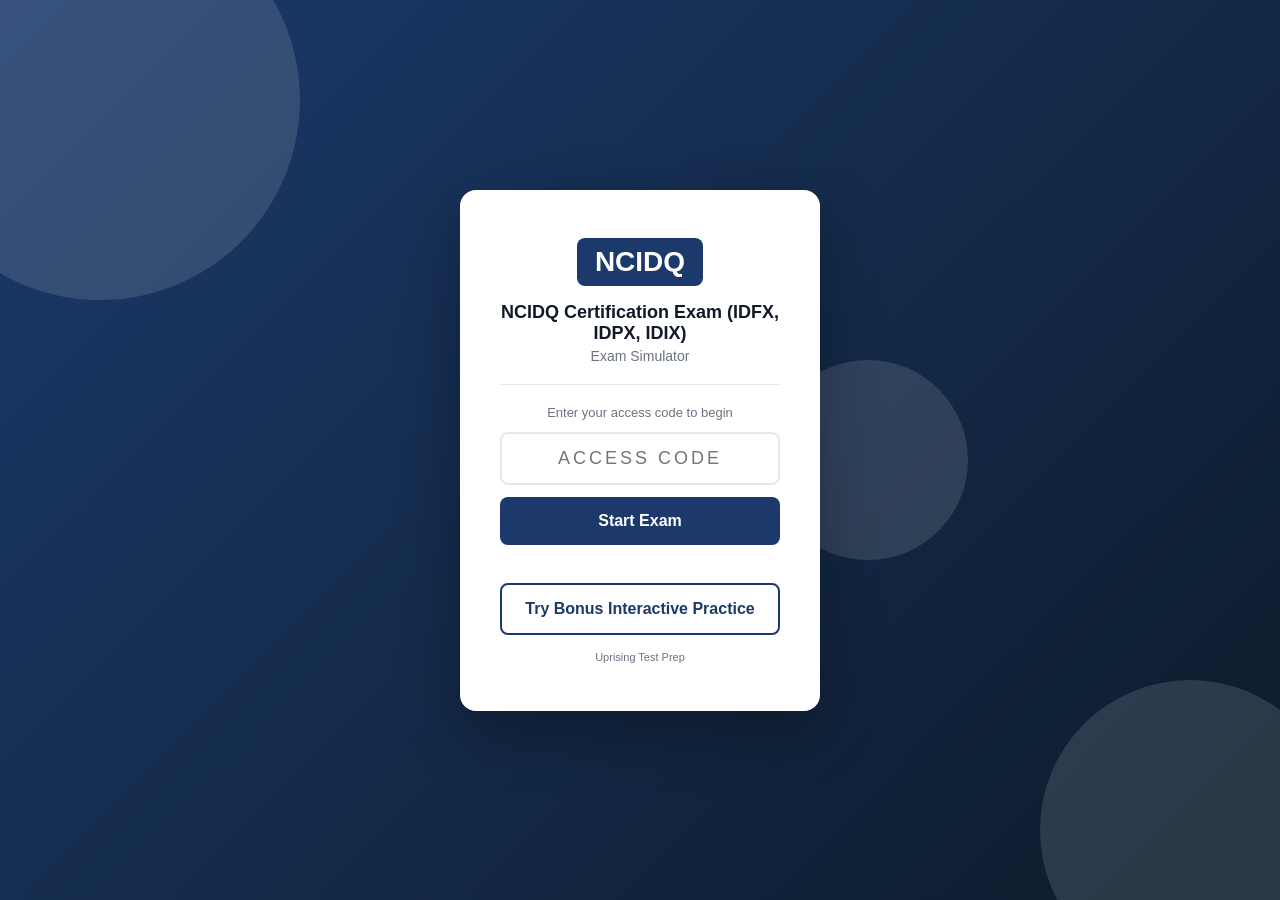
<file: index.html>
<!DOCTYPE html>
<html lang="en">
<head>
  <meta charset="UTF-8" />
  <meta name="viewport" content="width=device-width, initial-scale=1.0, viewport-fit=cover" />
  <meta name="apple-mobile-web-app-capable" content="yes" />
  <meta name="apple-mobile-web-app-status-bar-style" content="black-translucent" />
  <title>NCIDQ Exam Simulator</title>
  <link rel="stylesheet" href="style.css" />
</head>
<body>

<div id="access-gate">
  <div class="gate-bg-shapes">
    <div class="shape shape-1"></div>
    <div class="shape shape-2"></div>
    <div class="shape shape-3"></div>
  </div>
  <div class="gate-card">
    <div class="gate-logo">
      <div class="logo-badge">NCIDQ</div>
    </div>
    <h1 class="gate-title">NCIDQ Certification Exam (IDFX, IDPX, IDIX)</h1>
    <p class="gate-subtitle">Exam Simulator</p>
    <div class="gate-divider"></div>
    <p class="gate-instruction">Enter your access code to begin</p>
    <input type="text" id="access-code-input" class="gate-input"
           placeholder="Access Code" autocomplete="off"
           maxlength="20" spellcheck="false" />
    <button id="access-btn" class="gate-btn">Start Exam</button>
    <p id="access-error" class="gate-error"></p>
    <button id="ait-launch-btn" class="gate-btn gate-btn-secondary">Try Bonus Interactive Practice</button>
    <p class="gate-hint">Uprising Test Prep</p>
  </div>
</div>

<!-- Bonus AIT (Alternative Item Type) Practice: drag-and-drop style ordering
     and hot-spot click questions, modeling the real IDIX exam's newer item
     types. No access code required; separate from the main timed exam. -->
<div id="ait-app" style="display:none">
  <header class="top-bar">
    <div class="bar-left">
      <span class="bar-logo">NCIDQ</span>
      <span class="bar-title">Bonus Interactive Practice</span>
    </div>
    <div class="bar-right">
      <button class="bar-btn" id="ait-exit-btn">Exit</button>
    </div>
  </header>
  <div class="progress-strip">
    <div class="progress-bar" id="ait-progress-bar"></div>
  </div>
  <main class="exam-main">
    <div class="question-panel">
      <div class="q-meta">
        <span id="ait-q-counter"></span>
        <span id="ait-q-domain" class="q-domain-tag"></span>
        <span id="ait-q-type-tag" class="q-domain-tag"></span>
      </div>
      <p id="ait-prompt-text" class="q-text"></p>
      <div id="ait-question-body"></div>
      <div id="ait-explanation-box" class="explanation-box" style="display:none">
        <div class="explanation-label">Explanation</div>
        <p id="ait-explanation-text" class="explanation-text"></p>
      </div>
    </div>
    <div class="nav-bar">
      <button class="nav-btn" id="ait-prev-btn">&#8592; Prev</button>
      <button class="nav-btn nav-btn-primary" id="ait-check-btn">Check Answer</button>
      <button class="nav-btn nav-btn-next" id="ait-next-btn">Next &#8594;</button>
    </div>
  </main>
</div>

<div id="ait-results-screen" style="display:none">
  <div class="results-card">
    <div class="res-header">
      <div class="res-badge">NCIDQ</div>
      <h2 class="res-status">Bonus Practice Complete</h2>
      <p id="ait-res-score" class="res-score"></p>
    </div>
    <button id="ait-res-restart-btn" class="res-btn">Practice Again</button>
    <button id="ait-res-exit-btn" class="res-btn res-btn-secondary">Back to Main Menu</button>
  </div>
</div>

<div id="app" style="display:none">
  <header class="top-bar">
    <div class="bar-left">
      <span class="bar-logo">NCIDQ</span>
      <span class="bar-title">Exam Simulator</span>
    </div>
    <div class="bar-right">
      <span class="bar-timer" id="timer-display">--:--</span>
      <button class="bar-btn" id="flag-btn">Flag</button>
      <button class="bar-btn bar-btn-primary" id="submit-btn">
        <span class="btn-full">Submit Exam</span>
        <span class="btn-short">Submit</span>
      </button>
    </div>
  </header>

  <div class="progress-strip">
    <div class="progress-bar" id="progress-bar"></div>
  </div>

  <main class="exam-main">
    <div class="question-panel">
      <div class="q-meta">
        <span id="q-counter"></span>
        <span id="q-domain" class="q-domain-tag"></span>
        <span id="q-flag-indicator" class="flag-chip" style="display:none">Flagged</span>
      </div>
      <div id="q-image-wrap" style="display:none; margin-bottom:14px;"></div>
      <p id="question-text" class="q-text"></p>
      <div id="options-list" class="options-list"></div>
      <div id="explanation-box" class="explanation-box" style="display:none">
        <div class="explanation-label">Explanation</div>
        <p id="explanation-text" class="explanation-text"></p>
      </div>
    </div>
    <div class="nav-bar">
      <button class="nav-btn" id="prev-btn">&#8592; Prev</button>
      <button class="nav-btn nav-btn-map" id="map-btn">Question Map</button>
      <button class="nav-btn nav-btn-next" id="next-btn">Next &#8594;</button>
    </div>
  </main>
</div>

<!-- Question Map Modal -->
<div id="map-modal" style="display:none">
  <div class="map-backdrop" id="map-backdrop"></div>
  <div class="map-panel">
    <div class="map-header">
      <span class="map-title">Question Map</span>
      <button id="map-close" class="map-close-btn">&#x2715; Close</button>
    </div>
    <div class="map-legend">
      <span class="leg-item"><span class="leg-swatch leg-answered"></span>Answered</span>
      <span class="leg-item"><span class="leg-swatch leg-flagged"></span>Flagged</span>
      <span class="leg-item"><span class="leg-swatch leg-unanswered"></span>Unanswered</span>
    </div>
    <div id="q-grid" class="q-grid"></div>
  </div>
</div>

<div id="results-screen" style="display:none">
  <div class="results-card">
    <div class="res-header">
      <div class="res-badge">NCIDQ</div>
      <h2 id="res-status" class="res-status"></h2>
      <p id="res-score" class="res-score"></p>
    </div>
    <div id="res-domains" class="res-domains"></div>
    <button id="res-review-btn" class="res-btn">Review Answers</button>
    <button id="res-restart-btn" class="res-btn res-btn-secondary">Restart</button>
  </div>
</div>

<script src="questions.js"></script>
<script src="app.js"></script>
<script src="ait_questions.js"></script>
<script src="ait.js"></script>
</body>
</html>
</file>
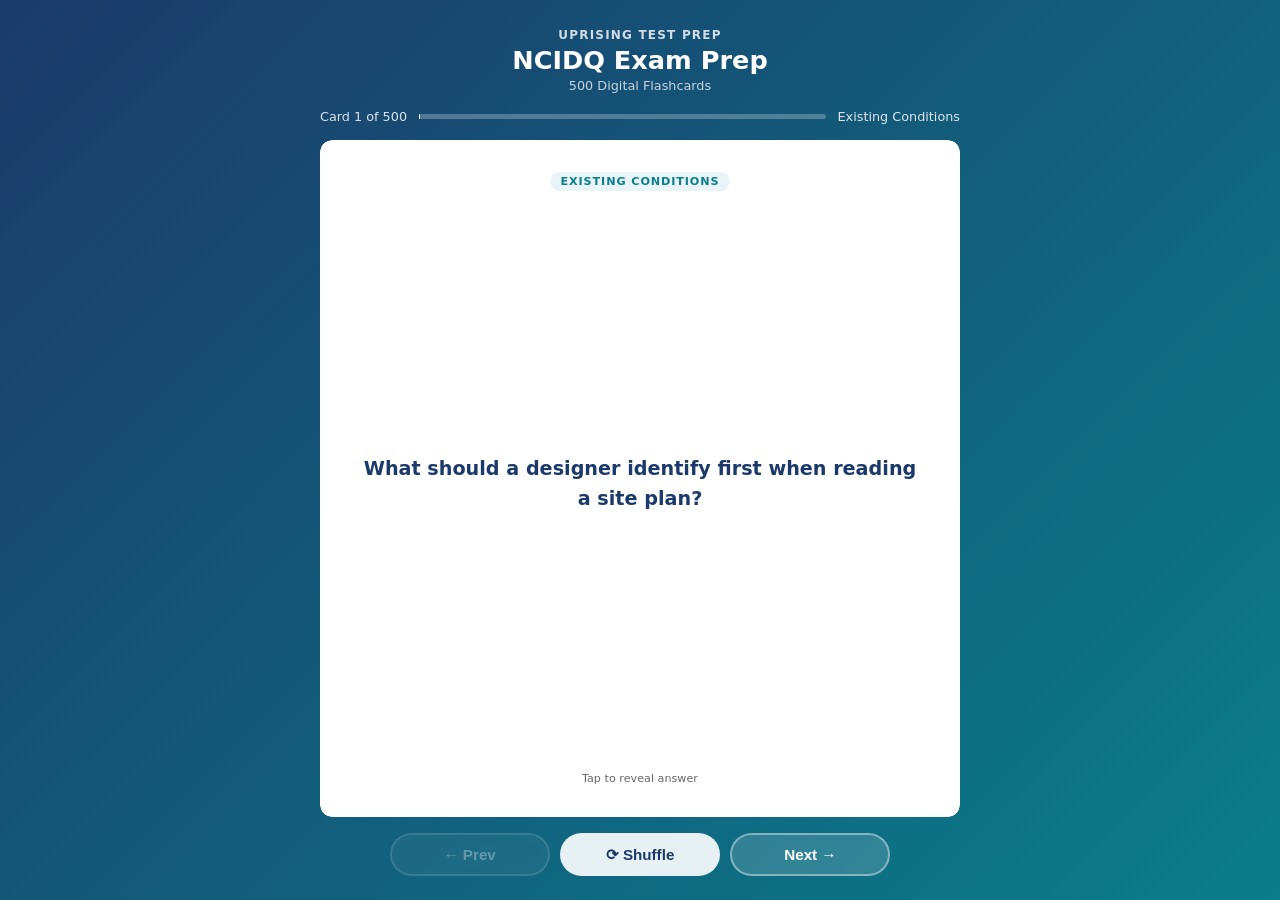
<file: flashcards/index.html>
<!DOCTYPE html>
<html lang="en">
<head>
  <meta charset="UTF-8">
  <meta name="viewport" content="width=device-width, initial-scale=1.0">
  <title>NCIDQ Exam Prep — Flashcards</title>
  <style>
    :root {
      --blue:   #1B3A6B;
      --teal:   #0A7E8C;
      --ltblue: #E8F4F8;
      --white:  #FFFFFF;
      --text:   #1A1A1A;
      --muted:  #666;
      --radius: 12px;
    }
    * { box-sizing: border-box; margin: 0; padding: 0; }
    html, body { height: 100%; }
    body {
      font-family: 'Segoe UI', system-ui, sans-serif;
      background: linear-gradient(135deg, var(--blue) 0%, var(--teal) 100%);
      /* Pinned, not min-height: the page must never grow, or the controls
         get pushed below the fold on iOS where 100dvh and height:100%
         disagree. The height:100% rule above is the pre-dvh fallback. */
      height: 100dvh;
      max-height: 100dvh;
      overflow: hidden;
      display: flex;
      flex-direction: column;
      align-items: center;
      padding: 1.25rem 1rem 1rem;
      gap: 0.75rem;
      overflow-x: hidden;
    }
    header { text-align: center; color: #fff; flex-shrink: 0; }
    header .brand { font-size: 0.75rem; font-weight: 700; letter-spacing: 0.1em; opacity: 0.8; text-transform: uppercase; }
    header h1 { font-size: 1.3rem; font-weight: 800; margin-top: 0.2rem; }
    header .subtitle { font-size: 0.8rem; opacity: 0.75; margin-top: 0.15rem; }
    #progress-info {
      display: flex; align-items: center; gap: 0.75rem;
      color: rgba(255,255,255,0.85); font-size: 0.8rem;
      flex-shrink: 0; width: 100%; max-width: 640px;
    }
    #progress-bar-track {
      flex: 1; background: rgba(255,255,255,0.25);
      border-radius: 4px; height: 5px;
    }
    #progress-bar-fill { height: 100%; background: #fff; border-radius: 4px; transition: width 0.3s; }
    .card-scene {
      width: 100%; max-width: 640px;
      perspective: 1200px;
      cursor: pointer;
      flex: 1; min-height: 0;
      display: flex; flex-direction: column;
    
      /* WebKit does not clip overflow inside a preserve-3d context, so the
         answer pane's own clip is dropped and a long answer paints over the
         Prev/Next row. This element only sets the perspective and is NOT
         itself in the 3D context, so its clip is honoured in every engine. */
      overflow: hidden;
      border-radius: var(--radius);
    }
    .card-inner {
      position: relative; width: 100%;
      flex: 1; min-height: 0;
      transition: transform 0.55s cubic-bezier(.4,0,.2,1);
      transform-style: preserve-3d;
    }
    .card-scene.flipped .card-inner { transform: rotateY(180deg); }
    .card-face {
      position: absolute; inset: 0;
      backface-visibility: hidden; -webkit-backface-visibility: hidden;
      border-radius: var(--radius);
      display: flex; flex-direction: column;
      padding: 1.5rem 1.75rem;
      box-shadow: 0 12px 40px rgba(0,0,0,0.2);
      overflow: hidden;
    
      /* Painting through a mask forces WebKit to allocate a real clipping
         layer for a 3D-transformed element, which is what makes the
         overflow:hidden and the rounded corners above actually apply. */
      -webkit-mask-image: -webkit-radial-gradient(#fff, #000);
              mask-image: radial-gradient(#fff, #000);
    }
    .card-front { background: var(--white); align-items: center; justify-content: center; }
    .card-back  { background: var(--ltblue); transform: rotateY(180deg); }
    .card-badge {
      font-size: 0.7rem; font-weight: 700; text-transform: uppercase;
      letter-spacing: 0.08em;
      background: var(--ltblue); color: var(--teal);
      padding: 0.2rem 0.65rem; border-radius: 20px;
      margin-bottom: 0.85rem; flex-shrink: 0;
    }
    .card-back .card-badge { background: rgba(10,126,140,0.12); }
    .card-front .q-text {
      font-size: 1.1rem; font-weight: 600; color: var(--blue); line-height: 1.55;
      text-align: center; overflow-y: auto; flex: 1;
      display: flex; align-items: center; justify-content: center;
      scrollbar-width: thin; scrollbar-color: rgba(27,58,107,0.3) transparent;
    }
    .card-back .a-label { font-size: 0.7rem; font-weight: 700; color: var(--teal); text-transform: uppercase; letter-spacing: 0.08em; margin-bottom: 0.4rem; flex-shrink: 0; }
    .card-back .a-text  {
      font-size: 0.975rem; color: var(--text); line-height: 1.65;
      overflow-y: auto; flex: 1; min-height: 0; padding-right: 4px;
      scrollbar-width: thin; scrollbar-color: rgba(10,126,140,0.4) transparent;
    
      -webkit-overflow-scrolling: touch;
      overscroll-behavior: contain;
    }
    .card-back .a-text::-webkit-scrollbar { width: 4px; }
    .card-back .a-text::-webkit-scrollbar-track { background: transparent; }
    .card-back .a-text::-webkit-scrollbar-thumb { background: rgba(10,126,140,0.4); border-radius: 4px; }
    .tap-hint { flex-shrink: 0; margin-top: 0.6rem; font-size: 0.7rem; color: var(--muted); text-align: center; }
    .card-back .tap-hint { color: var(--teal); opacity: 0.7; }
    .controls {
      display: flex; gap: 0.65rem; flex-wrap: nowrap;
      justify-content: center; flex-shrink: 0;
      width: 100%; max-width: 640px;
      padding-bottom: env(safe-area-inset-bottom, 0px);
    }
    .btn {
      padding: 0.6rem 1.2rem; border-radius: 50px;
      border: 2px solid rgba(255,255,255,0.4);
      background: rgba(255,255,255,0.15); color: #fff;
      font-weight: 700; font-size: 0.875rem; cursor: pointer;
      transition: all 0.2s; backdrop-filter: blur(4px);
      white-space: nowrap; flex: 1; max-width: 160px;
    }
    .btn:hover { background: rgba(255,255,255,0.3); border-color: rgba(255,255,255,0.7); }
    .btn:active { transform: scale(0.96); }
    .btn:disabled { opacity: 0.35; cursor: not-allowed; }
    .btn.btn-primary { background: rgba(255,255,255,0.9); color: var(--blue); border-color: transparent; }
    .btn.btn-primary:hover { background: #fff; }
    #loading { color: rgba(255,255,255,0.8); font-size: 1rem; text-align: center; padding: 3rem; flex: 1; }
    @media (min-width: 768px) {
      body { padding: 1.75rem 1.5rem 1.5rem; gap: 1rem; }
      header h1 { font-size: 1.6rem; }
      .card-face { padding: 2rem 2.5rem; }
      .card-front .q-text { font-size: 1.2rem; }
      .card-back .a-text { font-size: 1.05rem; }
      .btn { font-size: 0.95rem; padding: 0.65rem 1.4rem; }
    }
    @media (max-width: 380px) {
      body { padding: 0.75rem; gap: 0.5rem; }
      header .brand { font-size: 0.65rem; }
      header h1 { font-size: 1.1rem; }
      header .subtitle { display: none; }
      .card-face { padding: 1rem 1.1rem; }
      .card-front .q-text { font-size: 0.975rem; }
      .card-back .a-text { font-size: 0.875rem; }
      .btn { font-size: 0.8rem; padding: 0.5rem 0.75rem; }
    }
  </style>
</head>
<body>
<header>
  <div class="brand">Uprising Test Prep</div>
  <h1>NCIDQ Exam Prep</h1>
  <div class="subtitle">500 Digital Flashcards</div>
</header>
<div id="progress-info">
  <span id="card-counter">Card 1 of 500</span>
  <div id="progress-bar-track"><div id="progress-bar-fill" style="width:0%"></div></div>
  <span id="domain-label"></span>
</div>
<div id="loading">Loading flashcards...</div>
<div class="card-scene" id="card-scene" style="display:none" onclick="flipCard()">
  <div class="card-inner" id="card-inner">
    <div class="card-face card-front">
      <div class="card-badge" id="front-badge"></div>
      <div class="q-text" id="q-text"></div>
      <div class="tap-hint">Tap to reveal answer</div>
    </div>
    <div class="card-face card-back">
      <div class="card-badge" id="back-badge">Answer</div>
      <div class="a-label">Answer</div>
      <div class="a-text" id="a-text"></div>
      <div class="tap-hint">Tap to flip back</div>
    </div>
  </div>
</div>
<div class="controls" id="controls" style="display:none">
  <button class="btn" id="prev-btn" onclick="event.stopPropagation();move(-1)" disabled>&#8592; Prev</button>
  <button class="btn btn-primary" onclick="event.stopPropagation();shuffleCards()">&#10227; Shuffle</button>
  <button class="btn" id="next-btn" onclick="event.stopPropagation();move(1)">Next &#8594;</button>
</div>
<script>
const DOMAIN_LABELS = {
  existing_conditions: "Existing Conditions",
  pre_design: "Pre-Design",
  programming: "Programming",
  space_planning: "Space Planning",
  preliminary_ff_e_and_finishes: "Preliminary FF&E and Finishes",
  schematics: "Schematics",
  feasibility_studies: "Feasibility Studies",
  scheduling_and_budgeting: "Scheduling and Budgeting",
  contracts_procurement_and_permitting: "Contracts Procurement and Permitting",
  construction_process: "Construction Process",
  site_observation_and_close_out: "Site Observation and Close-Out",
  codes_and_life_safety: "Codes and Life Safety",
  integration_and_ff_e: "Integration and FF&E",
  construction_documents: "Construction Documents",
  consultant_drawing_coordination: "Consultant Drawing Coordination",
  construction_specifications_and_schedules: "Construction Specifications and Schedules",
};
let cards   = [];
let current = 0;
async function init() {
  try {
    const res = await fetch('flashcards.json');
    if (!res.ok) throw new Error('Network error');
    cards = await res.json();
    document.getElementById('loading').style.display    = 'none';
    document.getElementById('card-scene').style.display = 'flex';
    document.getElementById('controls').style.display   = 'flex';
    show();
  } catch (e) {
    document.getElementById('loading').textContent = 'Error loading flashcards. Please try refreshing.';
  }
}
function domainLabel(key) {
  return DOMAIN_LABELS[key] || key.replace(/_/g, ' ').replace(/\b\w/g, c => c.toUpperCase());
}
function show() {
  const c = cards[current];
  document.getElementById('card-scene').classList.remove('flipped');
  document.getElementById('a-text').scrollTop = 0;
  const label = domainLabel(c.domain || c.chapter || '');
  document.getElementById('q-text').textContent       = c.front;
  document.getElementById('a-text').textContent       = c.back;
  document.getElementById('front-badge').textContent  = label;
  document.getElementById('back-badge').textContent   = label;
  document.getElementById('card-counter').textContent = `Card ${current+1} of ${cards.length}`;
  document.getElementById('domain-label').textContent = label;
  document.getElementById('progress-bar-fill').style.width = `${((current+1)/cards.length*100).toFixed(1)}%`;
  document.getElementById('prev-btn').disabled = current === 0;
  document.getElementById('next-btn').disabled = current === cards.length - 1;
}
function flipCard() { document.getElementById('card-scene').classList.toggle('flipped'); }
function move(dir) {
  const next = current + dir;
  if (next < 0 || next >= cards.length) return;
  current = next; show();
}
function shuffleCards() {
  for (let i = cards.length - 1; i > 0; i--) {
    const j = Math.floor(Math.random() * (i+1));
    [cards[i], cards[j]] = [cards[j], cards[i]];
  }
  current = 0; show();
}
document.addEventListener('keydown', e => {
  if (e.key === 'ArrowRight' || e.key === 'ArrowDown') move(1);
  else if (e.key === 'ArrowLeft' || e.key === 'ArrowUp') move(-1);
  else if (e.key === ' ' || e.key === 'Enter') { e.preventDefault(); flipCard(); }
});
init();
</script>
</body>
</html>
</file>
<file: style.css>
/* NCIDQ Exam Simulator — Styles */
:root {
  --primary:   #1B3A6B;
  --pass:      #059669;
  --fail:      #DC2626;
  --bg:        #F3F4F8;
  --card:      #FFFFFF;
  --border:    #E2E8F0;
  --text:      #111827;
  --muted:     #6B7280;
  --radius:    10px;
}
*, *::before, *::after { box-sizing: border-box; margin: 0; padding: 0; }
body {
  font-family: -apple-system, BlinkMacSystemFont, "Segoe UI", sans-serif;
  background: var(--bg);
  color: var(--text);
  height: 100vh;
  height: 100dvh;
  overflow: hidden;
  -webkit-text-size-adjust: 100%;
}

/* ── Access Gate ─────────────────────────────────────────────────────────── */
#access-gate {
  display: flex;
  align-items: center;
  justify-content: center;
  height: 100vh;
  height: 100dvh;
  background: linear-gradient(135deg, var(--primary) 0%, #0d1b2a 100%);
  position: relative;
  overflow: hidden;
  padding: 20px;
  padding-top: max(20px, env(safe-area-inset-top));
  padding-bottom: max(20px, env(safe-area-inset-bottom));
}
.gate-bg-shapes { position: absolute; inset: 0; pointer-events: none; }
.shape { position: absolute; border-radius: 50%; opacity: .12; background: #fff; }
.shape-1 { width: 400px; height: 400px; top: -100px; left: -100px; }
.shape-2 { width: 300px; height: 300px; bottom: -80px; right: -60px; }
.shape-3 { width: 200px; height: 200px; top: 40%; left: 60%; }
.gate-card {
  background: #fff;
  border-radius: 16px;
  padding: 48px 40px;
  text-align: center;
  width: 100%;
  max-width: 360px;
  position: relative;
  z-index: 1;
  box-shadow: 0 20px 60px rgba(0,0,0,.3);
}
.logo-badge {
  display: inline-block;
  background: var(--primary);
  color: #fff;
  font-weight: 800;
  font-size: 28px;
  padding: 8px 18px;
  border-radius: 8px;
}
.gate-title { font-size: 18px; font-weight: 700; margin-top: 16px; color: var(--text); }
.gate-subtitle { color: var(--muted); font-size: 14px; margin-top: 4px; }
.gate-divider { height: 1px; background: var(--border); margin: 20px 0; }
.gate-instruction { font-size: 13px; color: var(--muted); margin-bottom: 12px; }
.gate-input {
  width: 100%;
  padding: 14px 16px;
  border: 2px solid var(--border);
  border-radius: 8px;
  font-size: 18px;
  text-align: center;
  text-transform: uppercase;
  letter-spacing: 3px;
  outline: none;
}
.gate-input:focus { border-color: var(--primary); }
.gate-btn {
  width: 100%;
  margin-top: 12px;
  padding: 15px;
  background: var(--primary);
  color: #fff;
  border: none;
  border-radius: 8px;
  font-size: 16px;
  font-weight: 600;
  cursor: pointer;
  -webkit-tap-highlight-color: transparent;
}
.gate-btn:hover { opacity: .9; }
.gate-error { color: var(--fail); font-size: 13px; margin-top: 8px; min-height: 18px; }
.gate-hint { color: var(--muted); font-size: 11px; margin-top: 16px; }

.gate-btn-secondary {
  background: transparent;
  color: var(--primary);
  border: 2px solid var(--primary);
}
.gate-btn-secondary:hover { background: var(--primary); color: #fff; }

/* ── App shell ───────────────────────────────────────────────────────────── */
#app, #ait-app {
  display: flex;
  flex-direction: column;
  height: 100vh;
  height: 100dvh;
  padding-top: env(safe-area-inset-top);
}
.top-bar {
  display: flex;
  justify-content: space-between;
  align-items: center;
  background: var(--primary);
  color: #fff;
  padding: 0 20px;
  padding-left: max(20px, env(safe-area-inset-left));
  padding-right: max(20px, env(safe-area-inset-right));
  height: 52px;
  flex-shrink: 0;
  gap: 8px;
}
.bar-left { display: flex; align-items: center; gap: 8px; min-width: 0; }
.bar-logo { font-weight: 800; font-size: 18px; flex-shrink: 0; }
.bar-title { font-size: 14px; opacity: .8; white-space: nowrap; overflow: hidden; text-overflow: ellipsis; }
.bar-right { display: flex; align-items: center; gap: 8px; flex-shrink: 0; }
.bar-timer {
  font-variant-numeric: tabular-nums;
  font-size: 16px;
  font-weight: 600;
  min-width: 68px;
  text-align: right;
}
.bar-btn {
  padding: 7px 13px;
  background: rgba(255,255,255,.15);
  border: 1px solid rgba(255,255,255,.3);
  color: #fff;
  border-radius: 6px;
  cursor: pointer;
  font-size: 13px;
  white-space: nowrap;
  -webkit-tap-highlight-color: transparent;
  touch-action: manipulation;
}
.bar-btn:hover { background: rgba(255,255,255,.25); }
.bar-btn-primary {
  background: #fff;
  color: var(--primary);
  border-color: #fff;
  font-weight: 600;
}
.bar-btn-primary:hover { background: #f0f0f0; }
.btn-short { display: none; }
.btn-full  { display: inline; }

.progress-strip { height: 4px; background: rgba(0,0,0,.1); flex-shrink: 0; }
.progress-bar   { height: 100%; background: #4ade80; transition: width .3s; }

/* ── Main exam area ──────────────────────────────────────────────────────── */
.exam-main {
  flex: 1;
  overflow: hidden;
  display: flex;
  flex-direction: column;
  padding: 16px 20px 0;
  padding-left: max(16px, env(safe-area-inset-left));
  padding-right: max(16px, env(safe-area-inset-right));
  min-height: 0;
}
.question-panel { flex: 1; overflow-y: auto; padding-bottom: 12px; -webkit-overflow-scrolling: touch; }
.q-meta {
  display: flex;
  align-items: center;
  gap: 8px;
  margin-bottom: 12px;
  font-size: 13px;
  color: var(--muted);
  flex-wrap: wrap;
}
.q-domain-tag {
  background: var(--primary);
  color: #fff;
  padding: 2px 8px;
  border-radius: 4px;
  font-size: 11px;
  font-weight: 600;
}
.flag-chip {
  background: #FEF3C7;
  color: #92400E;
  padding: 2px 8px;
  border-radius: 4px;
  font-size: 11px;
  font-weight: 600;
}
.q-image {
  max-width: 100%;
  height: auto;
  border-radius: 6px;
  border: 1px solid var(--border);
  display: block;
  margin-bottom: 14px;
}
.q-text { font-size: 16px; line-height: 1.65; margin-bottom: 20px; }
.options-list { display: flex; flex-direction: column; gap: 10px; }
.option {
  display: flex;
  align-items: flex-start;
  gap: 12px;
  padding: 15px 16px;
  background: var(--card);
  border: 2px solid var(--border);
  border-radius: var(--radius);
  cursor: pointer;
  transition: .15s;
  -webkit-tap-highlight-color: transparent;
  touch-action: manipulation;
  min-height: 52px;
}
.option:hover  { border-color: var(--primary); background: #F8FAFF; }
.option.selected  { border-color: var(--primary); background: #EEF3FF; }
.option.correct   { border-color: #059669; background: #ECFDF5; }
.option.incorrect { border-color: #DC2626; background: #FEF2F2; }
.explanation-box {
  margin-top: 20px;
  padding: 16px 18px;
  background: #F0F9FF;
  border-left: 4px solid #2563EB;
  border-radius: 6px;
}
.explanation-label {
  font-size: 11px;
  font-weight: 700;
  text-transform: uppercase;
  letter-spacing: .06em;
  color: #2563EB;
  margin-bottom: 8px;
}
.explanation-text { font-size: 14.5px; line-height: 1.7; color: #1e293b; margin: 0; }
.opt-letter { font-weight: 700; font-size: 15px; color: var(--primary); min-width: 22px; padding-top: 1px; flex-shrink: 0; }
.opt-text   { font-size: 15px; line-height: 1.5; }

/* ── Nav bar ─────────────────────────────────────────────────────────────── */
.nav-bar {
  display: flex;
  align-items: center;
  gap: 8px;
  padding: 10px 0;
  padding-bottom: max(14px, env(safe-area-inset-bottom));
  flex-shrink: 0;
}
.nav-btn {
  flex: 1;
  padding: 13px 8px;
  background: var(--card);
  border: 1px solid var(--border);
  border-radius: 8px;
  cursor: pointer;
  font-size: 15px;
  font-weight: 500;
  text-align: center;
  -webkit-tap-highlight-color: transparent;
  touch-action: manipulation;
  min-height: 48px;
}
.nav-btn:hover      { background: #f0f0f0; }
.nav-btn-map {
  background: var(--bg);
  border-color: var(--primary);
  color: var(--primary);
  font-weight: 600;
}
.nav-btn-map:hover { background: #EEF3FF; }
.nav-btn-primary {
  background: var(--primary);
  color: #fff;
  border-color: var(--primary);
  font-weight: 600;
}
.nav-btn-primary:hover { opacity: .9; }
.nav-btn-next {
  background: var(--primary);
  color: #fff;
  border-color: var(--primary);
}
.nav-btn-next:hover { opacity: .9; }

/* ── Question Map Modal ──────────────────────────────────────────────────── */
#map-modal {
  position: fixed;
  inset: 0;
  z-index: 1000;
  display: flex;
  flex-direction: column;
  justify-content: flex-end;
}
.map-backdrop { position: absolute; inset: 0; background: rgba(0,0,0,.5); }
.map-panel {
  position: relative;
  background: #fff;
  border-radius: 20px 20px 0 0;
  padding: 20px;
  padding-bottom: max(20px, env(safe-area-inset-bottom));
  max-height: 80vh;
  max-height: 80dvh;
  display: flex;
  flex-direction: column;
  box-shadow: 0 -4px 30px rgba(0,0,0,.2);
}
.map-header {
  display: flex;
  align-items: center;
  justify-content: space-between;
  margin-bottom: 12px;
  flex-shrink: 0;
}
.map-title { font-size: 17px; font-weight: 700; color: var(--text); }
.map-close-btn {
  padding: 8px 16px;
  background: var(--bg);
  border: 1px solid var(--border);
  border-radius: 8px;
  cursor: pointer;
  font-size: 14px;
  font-weight: 500;
  min-height: 40px;
  -webkit-tap-highlight-color: transparent;
  touch-action: manipulation;
}
.map-close-btn:hover { background: #e5e7eb; }
.map-legend { display: flex; gap: 16px; margin-bottom: 14px; flex-shrink: 0; flex-wrap: wrap; }
.leg-item { display: flex; align-items: center; gap: 6px; font-size: 13px; color: var(--muted); }
.leg-swatch {
  width: 16px;
  height: 16px;
  border-radius: 3px;
  border: 1px solid var(--border);
  background: var(--card);
  display: inline-block;
  flex-shrink: 0;
}
.leg-swatch.leg-answered  { background: var(--primary); border-color: var(--primary); }
.leg-swatch.leg-flagged   { background: #FEF3C7; border-color: #F59E0B; }
.leg-swatch.leg-unanswered { background: var(--card); }
.q-grid {
  display: flex;
  flex-wrap: wrap;
  gap: 6px;
  overflow-y: auto;
  flex: 1;
  padding-bottom: 8px;
  -webkit-overflow-scrolling: touch;
}
.grid-btn {
  width: 40px;
  height: 40px;
  border: 1px solid var(--border);
  border-radius: 6px;
  background: var(--card);
  font-size: 12px;
  cursor: pointer;
  font-weight: 500;
  -webkit-tap-highlight-color: transparent;
  touch-action: manipulation;
}
.grid-btn.answered { background: var(--primary); color: #fff; border-color: var(--primary); }
.grid-btn.flagged  { background: #FEF3C7; border-color: #F59E0B; }
.grid-btn.active   { outline: 3px solid var(--primary); outline-offset: 2px; }

/* ── Bonus AIT (Alternative Item Type) practice ─────────────────────────── */
.ait-order-list { display: flex; flex-direction: column; gap: 8px; margin-top: 12px; }
.ait-order-row {
  display: flex;
  align-items: center;
  gap: 10px;
  padding: 12px 14px;
  background: var(--bg);
  border: 1px solid var(--border);
  border-radius: 8px;
}
.ait-order-num { font-weight: 700; color: var(--primary); width: 22px; flex-shrink: 0; }
.ait-order-label { flex: 1; font-size: 15px; }
.ait-order-controls { display: flex; gap: 6px; flex-shrink: 0; }
.ait-order-btn {
  width: 40px;
  height: 40px;
  border: 1px solid var(--border);
  background: #fff;
  border-radius: 6px;
  font-size: 16px;
  cursor: pointer;
  -webkit-tap-highlight-color: transparent;
  touch-action: manipulation;
}
.ait-order-btn:hover:not(:disabled) { background: #EEF3FF; border-color: var(--primary); }
.ait-order-btn:disabled { opacity: .35; cursor: default; }
.ait-hint { color: var(--muted); font-size: 13px; margin-top: 14px; font-style: italic; }

.ait-hotspot-wrap { margin-top: 12px; }
.ait-hotspot-imgbox { position: relative; display: inline-block; max-width: 100%; }
.ait-hotspot-img { display: block; max-width: 100%; height: auto; border-radius: 8px; border: 1px solid var(--border); }
.ait-hotspot-zone {
  position: absolute;
  cursor: pointer;
  border: 2px dashed transparent;
  border-radius: 4px;
  -webkit-tap-highlight-color: transparent;
  touch-action: manipulation;
}
.ait-hotspot-zone:hover { border-color: rgba(27,58,107,.4); background: rgba(27,58,107,.06); }
.ait-zone-selected { border-color: var(--primary); background: rgba(27,58,107,.15); }

/* ── Results ─────────────────────────────────────────────────────────────── */
#results-screen, #ait-results-screen {
  display: flex;
  align-items: flex-start;
  justify-content: center;
  min-height: 100vh;
  min-height: 100dvh;
  background: var(--bg);
  overflow-y: auto;
  -webkit-overflow-scrolling: touch;
  padding: 20px 16px;
  padding-top: max(20px, env(safe-area-inset-top));
  padding-bottom: max(20px, env(safe-area-inset-bottom));
}
.results-card {
  background: var(--card);
  border-radius: 16px;
  padding: 40px;
  max-width: 480px;
  width: 100%;
  box-shadow: 0 8px 30px rgba(0,0,0,.1);
}
.res-header { text-align: center; margin-bottom: 24px; }
.res-badge {
  display: inline-block;
  background: var(--primary);
  color: #fff;
  font-weight: 800;
  font-size: 22px;
  padding: 6px 16px;
  border-radius: 8px;
}
.res-status { font-size: 36px; font-weight: 800; margin-top: 12px; }
.res-score  { font-size: 18px; color: var(--muted); margin-top: 4px; }
.res-domains { margin-bottom: 24px; display: flex; flex-direction: column; gap: 10px; }
.res-domain-row { display: flex; align-items: center; gap: 8px; font-size: 13px; }
.res-domain-name { width: 160px; font-weight: 500; flex-shrink: 0; }
.res-domain-bar-wrap { flex: 1; background: #E5E7EB; border-radius: 4px; height: 8px; overflow: hidden; }
.res-domain-bar { height: 100%; border-radius: 4px; transition: width .5s; }
.res-domain-pct { width: 36px; text-align: right; font-weight: 600; }
.res-btn {
  width: 100%;
  padding: 15px;
  background: var(--primary);
  color: #fff;
  border: none;
  border-radius: 8px;
  font-size: 15px;
  font-weight: 600;
  cursor: pointer;
  margin-bottom: 10px;
  min-height: 52px;
  -webkit-tap-highlight-color: transparent;
  touch-action: manipulation;
}
.res-btn:hover { opacity: .9; }
.res-btn-secondary {
  background: transparent;
  color: var(--primary);
  border: 2px solid var(--primary);
}
.res-btn-secondary:hover { background: var(--primary); color: #fff; }

/* ── Mobile breakpoint (phones ≤ 640px) ─────────────────────────────────── */
@media (max-width: 640px) {
  /* Gate card */
  .gate-card { padding: 32px 24px; }

  /* Top bar: hide long title text, swap Submit label */
  .bar-title  { display: none; }
  .btn-full   { display: none; }
  .btn-short  { display: inline; }
  .bar-right  { gap: 6px; }
  .bar-btn    { padding: 6px 10px; font-size: 12px; }
  .bar-timer  { font-size: 14px; min-width: 58px; }

  /* Exam main */
  .exam-main { padding: 12px 14px 0; }
  .q-text { font-size: 16px; }
  .opt-text { font-size: 15px; }

  /* Nav bar — bigger touch targets */
  .nav-btn { font-size: 14px; padding: 14px 6px; }

  /* Results */
  .results-card { padding: 28px 20px; }
  .res-domain-name { width: 110px; font-size: 12px; }
  .res-domain-pct  { font-size: 12px; }
  .res-status { font-size: 30px; }

  /* Map grid — slightly bigger buttons on phones */
  .grid-btn { width: 42px; height: 42px; }
}

/* ── Very small phones (≤ 380px) ────────────────────────────────────────── */
@media (max-width: 380px) {
  .bar-logo { font-size: 15px; }
  .bar-btn  { padding: 5px 8px; font-size: 11px; }
  .bar-timer { font-size: 13px; min-width: 52px; }
  .nav-btn  { font-size: 13px; }
  .grid-btn { width: 38px; height: 38px; font-size: 11px; }
}
</file>
